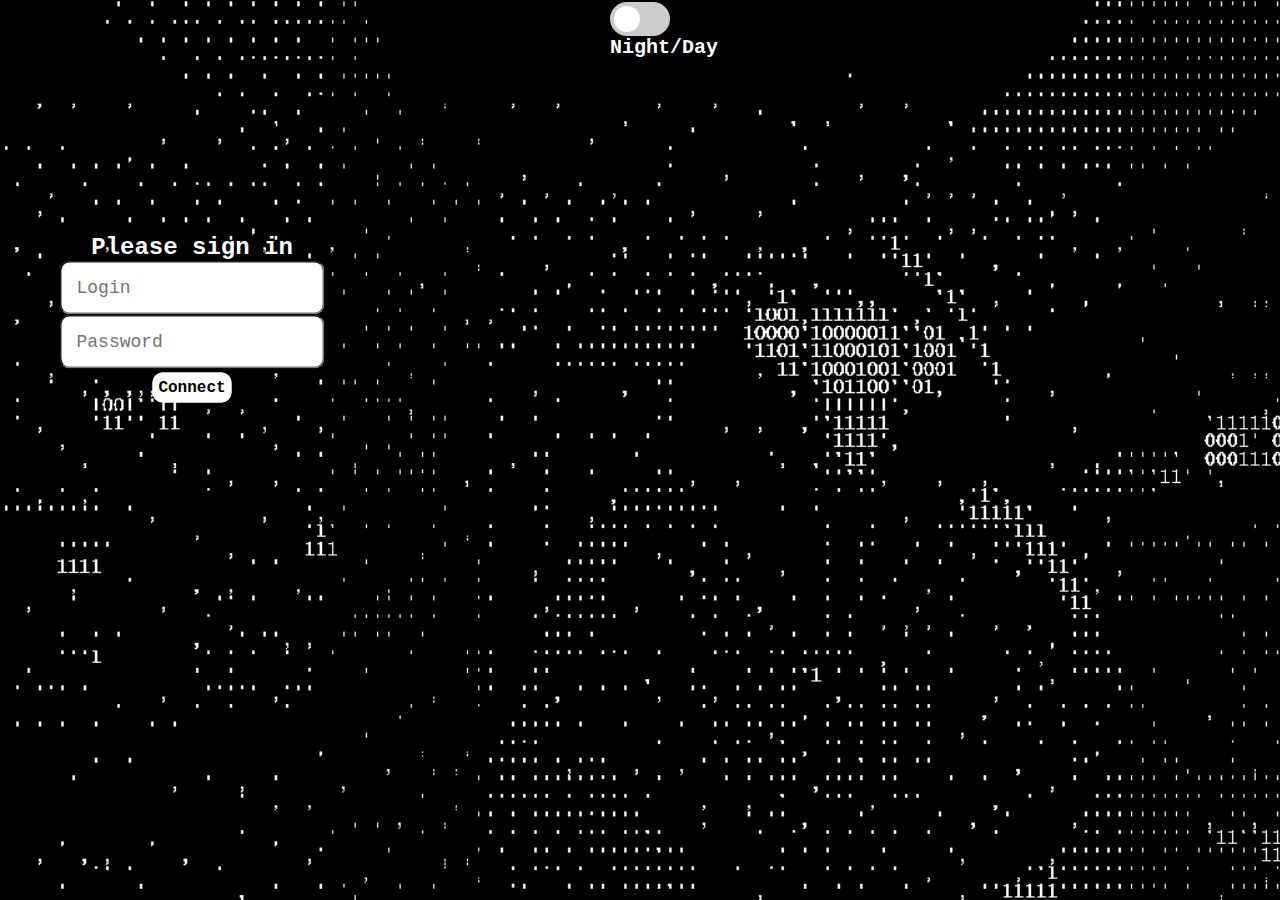
<file: index.html>
<html lang="en">
<head>
	<meta charset="UTF-8">
	<title>HackRTF - home</title>
	<link rel="shortcut icon" href="images/ico.ico" type="image/png">
	<link href="https://fonts.googleapis.com/css2?family=Poppins:wght@300;400;600;700&display=swap" rel="stylesheet">
	<link id='dynamic-css' href="style-night.css" rel="stylesheet">
	<script src="script.js"></script>
  <script src="day-night-cookie.js"></script>
</head>

<body>
  <div class="bg"></div>
  <!--Button-->
  <button type="button">
    <label class="switch">
      <input type="checkbox"  class="next-slide-butt" id='css-dynamic-checkbox' onchange="myFunctionStyle()">
      <span class="slider round"></span>
    </label>
    <h2>Night/Day</h2>
  </button>

  <!--ContactForm-->
  <div class="block-index">
    <h2 id="pls">Please sign in</h2>
    <input id="log" id="InputLogin" type="text" name="login" placeholder="Login">
    <input id="pass" type="password" id="InputPass" name="password" placeholder="Password">
    <a id="btn" href="second.html"></a>
  </div>
  <div id="scrollTop" onclick="goUp();"></div>
</body>

<!-- Cookie -->
<script>
  var css_day = 'style-day.css';
  var css_night = 'style-night.css';
  var cur_css = document.getElementById('dynamic-css');
  var chkbox = document.getElementById('css-dynamic-checkbox');
  
  cur_css.href = css_night;
  chkbox.checked = false;
  setCookie("styleState", css_night, 1000);

  function myFunctionStyle() {
    if ( chkbox.checked && getCookie("styleState") == css_night) {
      console.log('If inside');
      cur_css.href = css_day;
      setCookie("styleState", css_day, 1000);
    } else {
      console.log('Else inside');
      cur_css.href = css_night;
      setCookie("styleState", css_night, 1000);
    };
  };
</script>

</html>
</file>
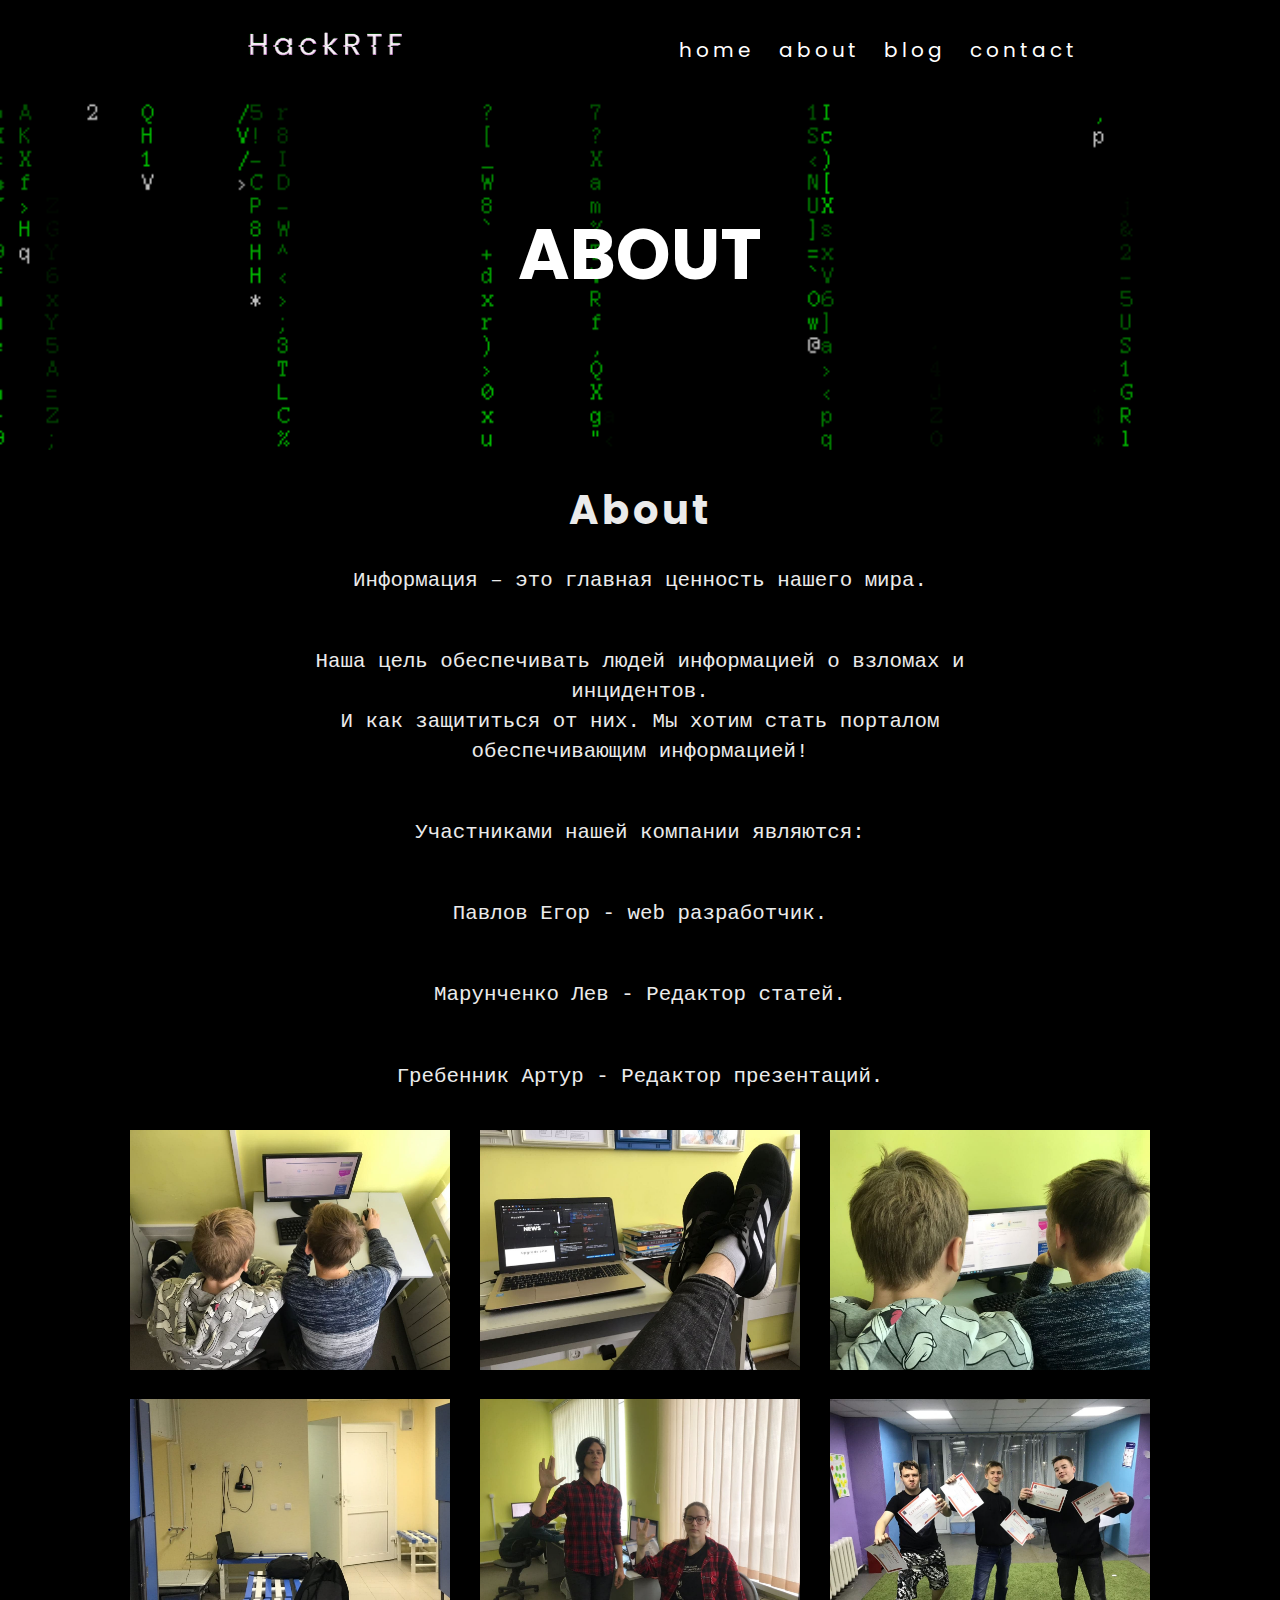
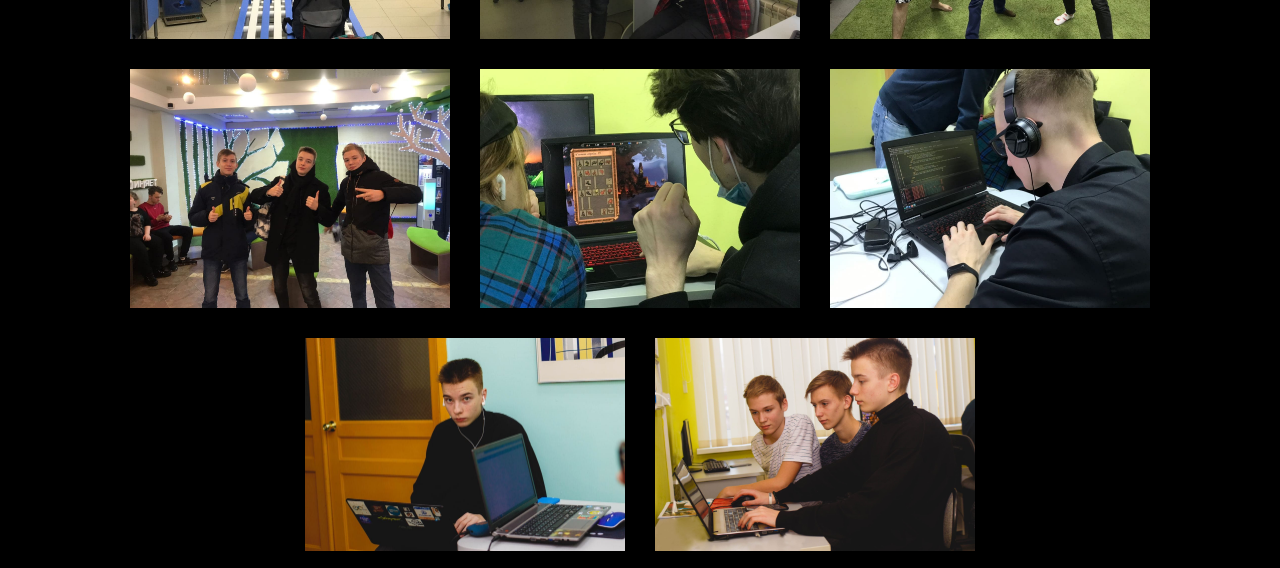
<file: about.html>
<html lang="en">
<head>
	<meta charset="UTF-8">
	<title>HackRTF - home</title>
	<link rel="shortcut icon" href="images/ico.ico" type="image/png">
	<link href="https://fonts.googleapis.com/css2?family=Poppins:wght@300;400;600;700&display=swap" rel="stylesheet">
	<link id='dynamic-css' href="style-night.css" rel="stylesheet">
	<script src="script.js"></script>
  <script src="day-night-cookie.js"></script>
</head>

<body>
  <header>
      <div class="header-box">
				<div class="logo"><a href="index.html"><img src="images/logo.gif" alt=""></a></div>
				<nav>
          <a href="second.html">home</a>
          <a href="about.html">about</a>
          <a href="blog.html">blog</a>
          <a href="contact.html">contact</a>
				</nav>
			</div>
  </header>

		<div class="banner-area">
			<h2 class="text-magic">about</h2>
    </div>
		<div class="content-area">
			<div class="wrapper">
				<h2>About</h2>
          <p>Информация – это главная ценность нашего мира.</p>
           <p>Наша цель обеспечивать людей информацией о взломах и инцидентов. <br> И как защититься от них. Мы хотим стать порталом обеспечивающим информацией! </p>
          <p>
            Участниками нашей компании являются:
          </p>
          <p>
            Павлов Егор - web разработчик.
          </p>
          <p>
            Марунченко Лев - Редактор статей.
          </p>
          <p>
            Гребенник Артур - Редактор презентаций.
          </p>
      </div>
      <div id="gall">
        <img src="images/galary/2.jpg" width="25%">
        <img src="images/galary/1.jpg" width="25%">	
        <img src="images/galary/3.jpg" width="25%">
        <img src="images/galary/4.jpg" width="25%">
        <img src="images/galary/10.jpg" width="25%">
        <img src="images/galary/6.jpg" width="25%">
        <img src="images/galary/7.jpg" width="25%">
        <img src="images/galary/8.jpg" width="25%">
        <img src="images/galary/9.jpg" width="25%">
        <img src="images/galary/5.jpg" width="25%">
        <img src="images/galary/11.jpg" width="25%">
    </div>
		</div>
  </div>
  
<div id="scrollTop" onclick="goUp();">Вверх</div>
</body>
<script src="script.js"></script>
</html>
</file>
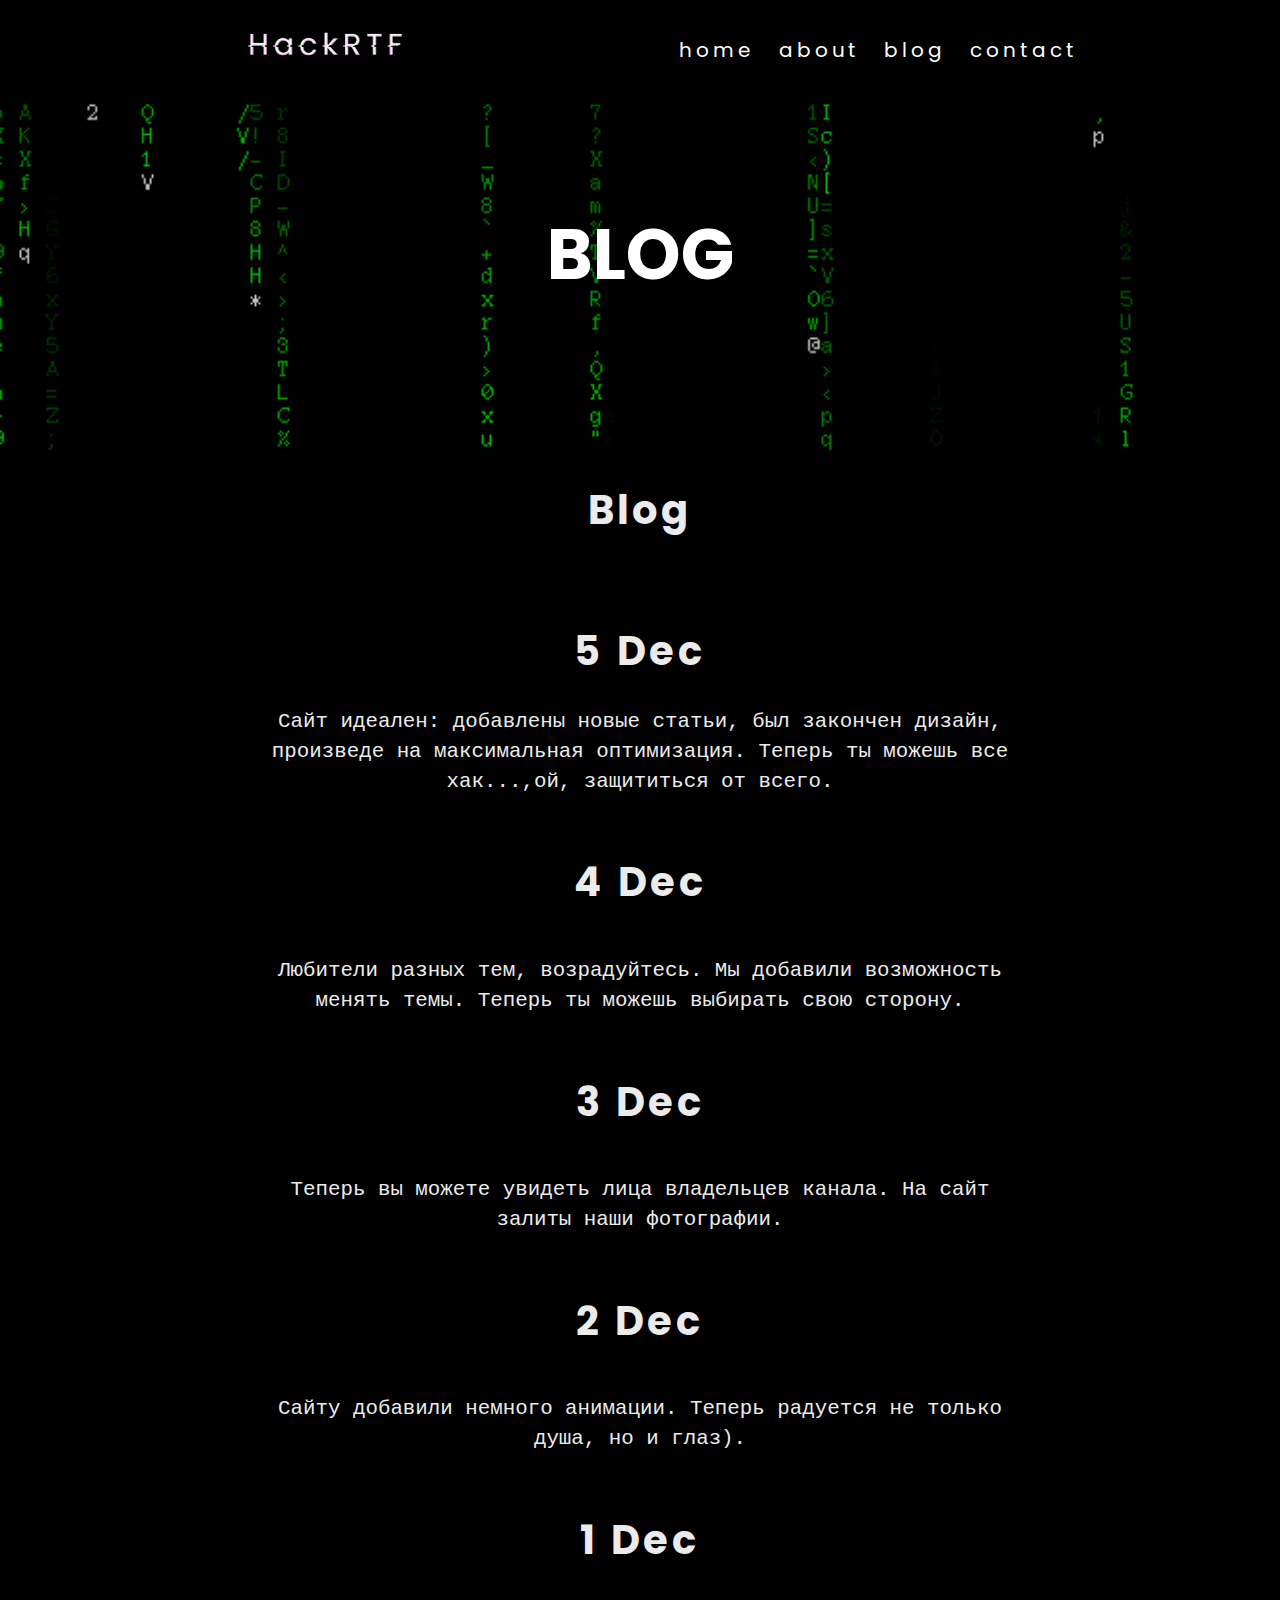
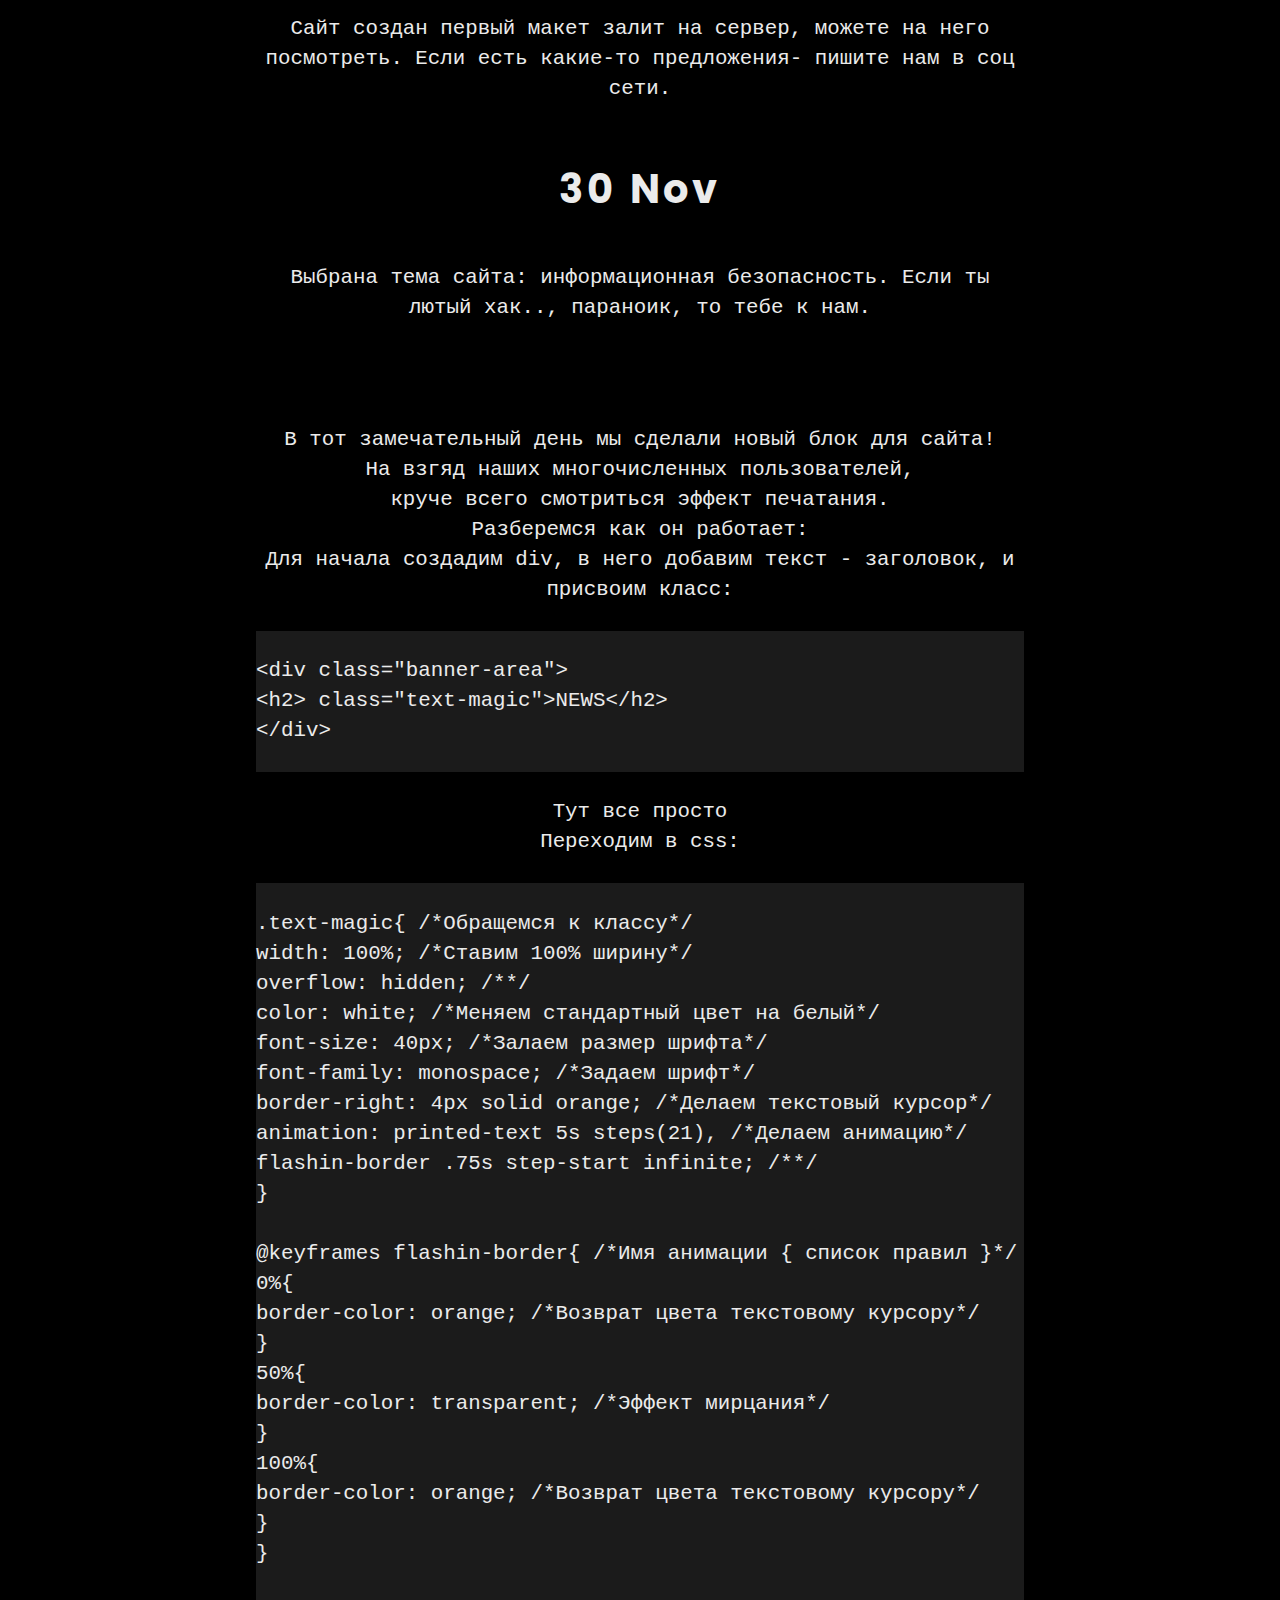
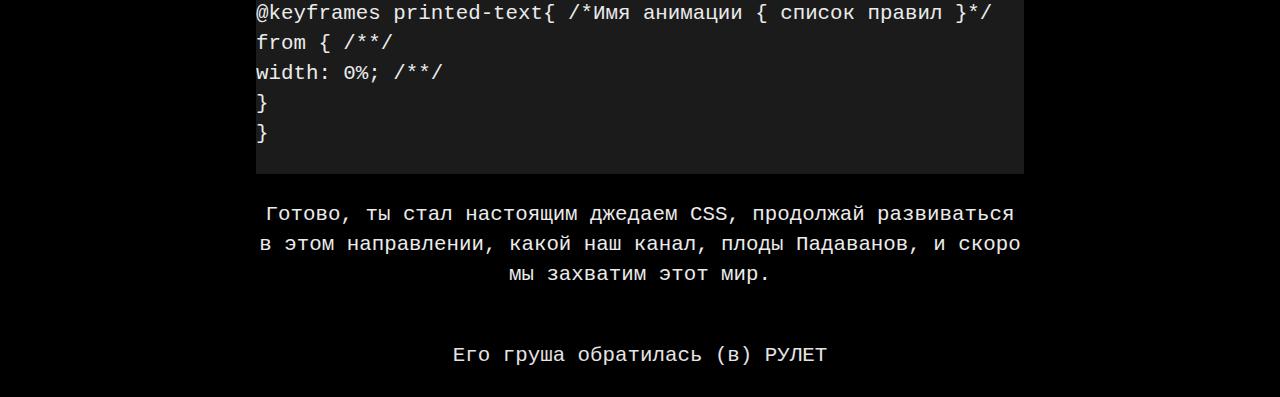
<file: blog.html>
<html lang="en">
<head>
	<meta charset="UTF-8">
	<title>HackRTF - home</title>
	<link rel="shortcut icon" href="images/ico.ico" type="image/png">
	<link href="https://fonts.googleapis.com/css2?family=Poppins:wght@300;400;600;700&display=swap" rel="stylesheet">
	<link id='dynamic-css' href="style-night.css" rel="stylesheet">
	<script src="script.js"></script>
  <script src="day-night-cookie.js"></script>
</head>

<body>
  <header>
      <div class="header-box">
				<div class="logo"><a href="index.html"><img src="images/logo.gif" alt=""></a></div>
				<nav>
          <a href="second.html">home</a>
          <a href="about.html">about</a>
          <a href="blog.html">blog</a>
          <a href="contact.html">contact</a>
				</nav>
			</div>
  </header>

	  <div class="banner-area"><h2 class="text-magic">blog</h2></div>
		<div class="content-area">
			<div class="wrapper">
        <h2>Blog</h2>
        <p>
          <h2>5 Dec</h2> <p>Сайт идеален: добавлены новые статьи, был закончен дизайн, произведе на максимальная оптимизация.
          Теперь ты можешь все хак...,ой, защититься от всего.</p>
          <h2>4 Dec</h2> - <p>Любители разных тем, возрадуйтесь. Мы добавили возможность менять темы. Теперь ты можешь выбирать свою сторону.</p>
          <h2>3 Dec</h2> - <p>Теперь вы можете увидеть лица владельцев канала. На сайт залиты наши фотографии.</p>
          <h2>2 Dec</h2> - <p>Сайту добавили немного анимации. Теперь радуется не только душа, но и глаз).</p>
          <h2>1 Dec</h2> - <p>Сайт создан первый макет залит на сервер, можете на него посмотреть. Если есть какие-то предложения- пишите нам в соц сети.</p>
          <h2>30 Nov</h2> - <p>Выбрана тема сайта: информационная безопасность. Если ты лютый хак.., параноик, то тебе к нам.</p>
        </p>
        <p>В тот замечательный день мы сделали новый блок для сайта! <br>
          На взгяд наших многочисленных пользователей,<br>круче всего смотриться эффект печатания.<br>Разберемся как он работает:<br>
          Для начала создадим div, в него добавим текст - заголовок, и присвоим класс:
          <br>
    
          <p class="css">
            <span class="html-div">&lt;div сlаss="banner-area"&gt;</span> <br>
            <span class="html-div">&lt;h2&gt; class="text-magic">NEWS&lt;/h2&gt;</span> <br>
            <span class="html-div">&lt;/div&gt;</span>
          </p>
    
        <p>Тут все просто <br>
          Переходим в css:<br>
        </p>

        <p class="css">
          .text-magic{ /*Обращемся к классу*/<br>
            width: 100%; /*Ставим 100% ширину*/<br>
            overflow: hidden; /**/<br>
            color: white; /*Меняем стандартный цвет на белый*/<br>
            font-size: 40px; /*Залаем размер шрифта*/<br>
            font-family: monospace; /*Задаем шрифт*/<br>
            border-right: 4px solid orange; /*Делаем текстовый курсор*/<br>
            animation: printed-text 5s steps(21), /*Делаем анимацию*/<br>
                   flashin-border .75s step-start infinite; /**/<br>
            }<br>
            <br>
            @keyframes flashin-border{ /*Имя анимации { список правил }*/<br>
            0%{<br>
              border-color: orange; /*Возврат цвета текстовому курсору*/<br>
            }<br>
            50%{<br>
              border-color: transparent; /*Эффект мирцания*/<br>
            }<br>
            100%{<br>
              border-color: orange; /*Возврат цвета текстовому курсору*/<br>
            }<br>
            }<br>
            <br>
            @keyframes printed-text{ /*Имя анимации { список правил }*/<br>
            from { /**/<br>
              width: 0%; /**/<br>
            }<br>
            }<br>
        </p>
        <p>
          Готово, ты стал настоящим джедаем CSS, продолжай развиваться в этом направлении, какой наш канал, плоды Падаванов, и скоро мы захватим этот мир.
        </p>
        <p style="color: #e6e4e4;">Его груша обратилась (в) РУЛЕТ</p>
			</div>
    </div>
<div id="scrollTop" onclick="goUp();">Вверх</div>
</body>
<script src="script.js"></script>
</html>
</file>
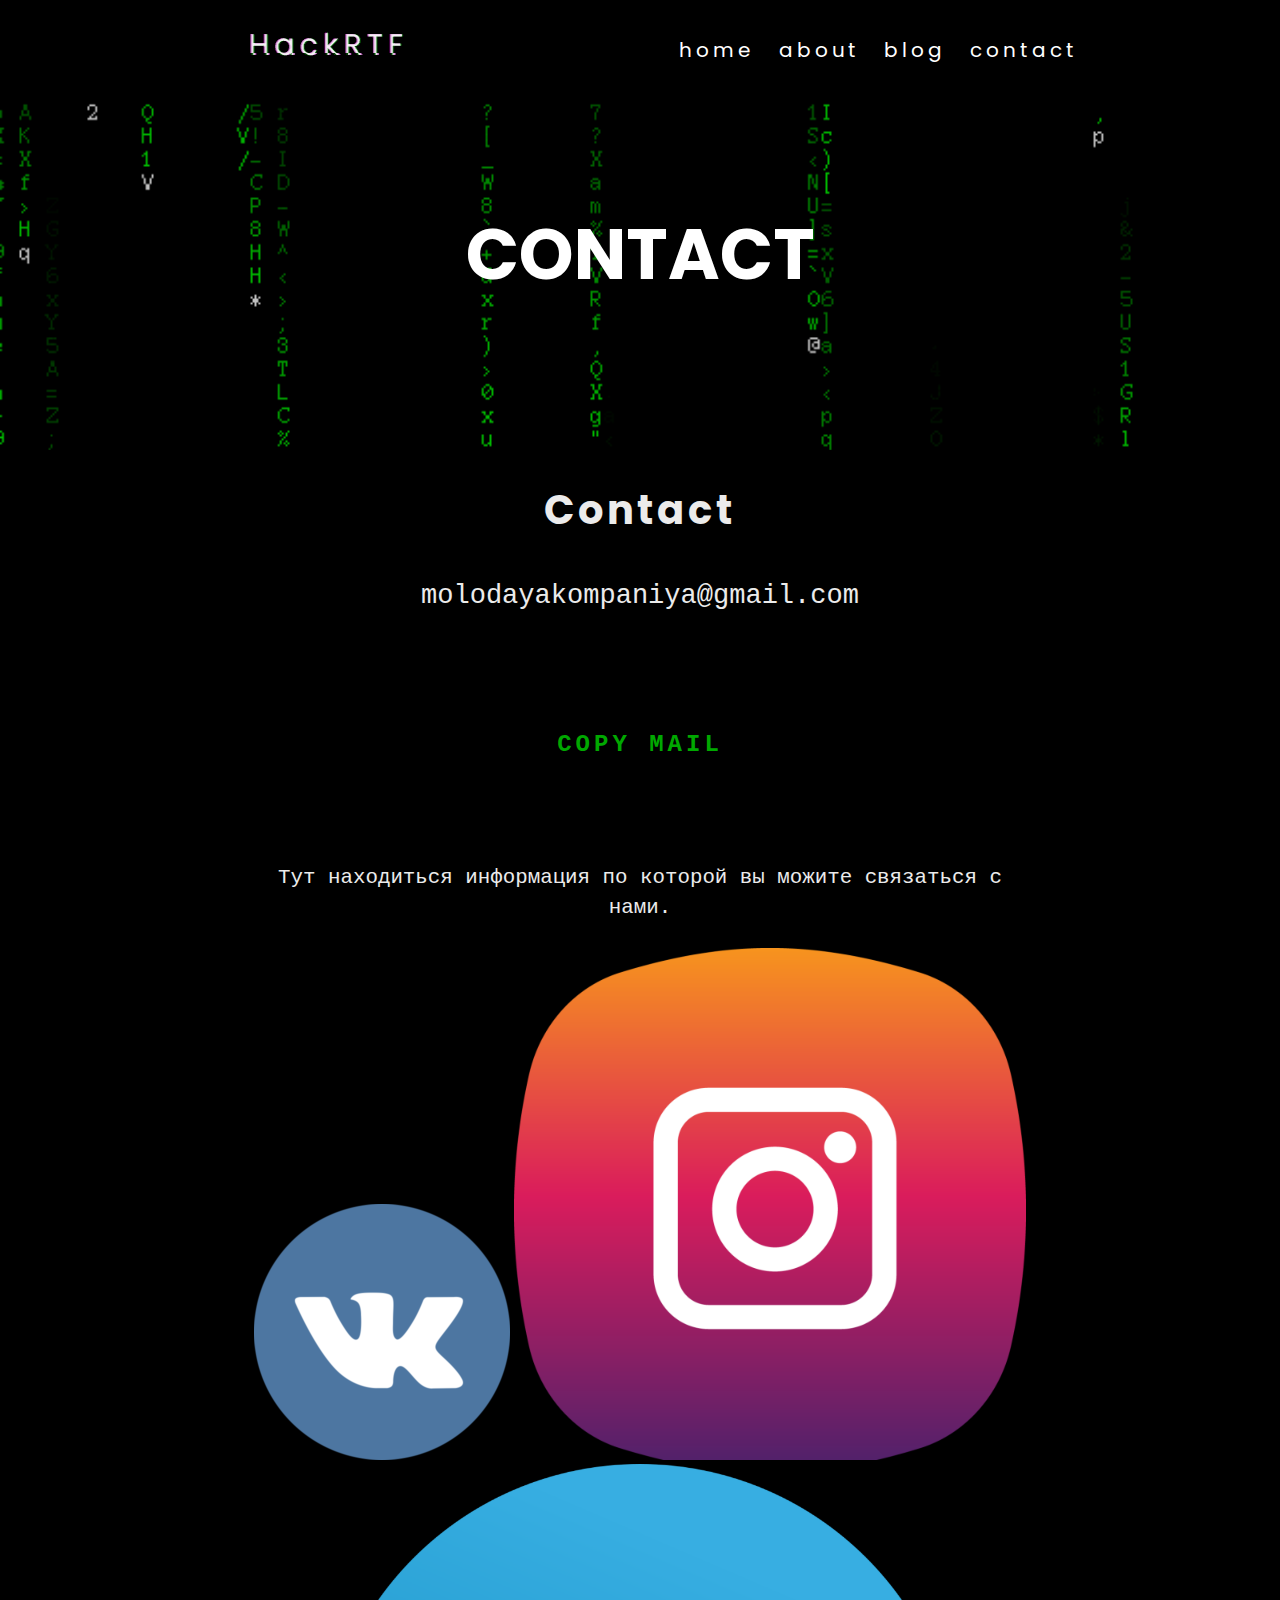
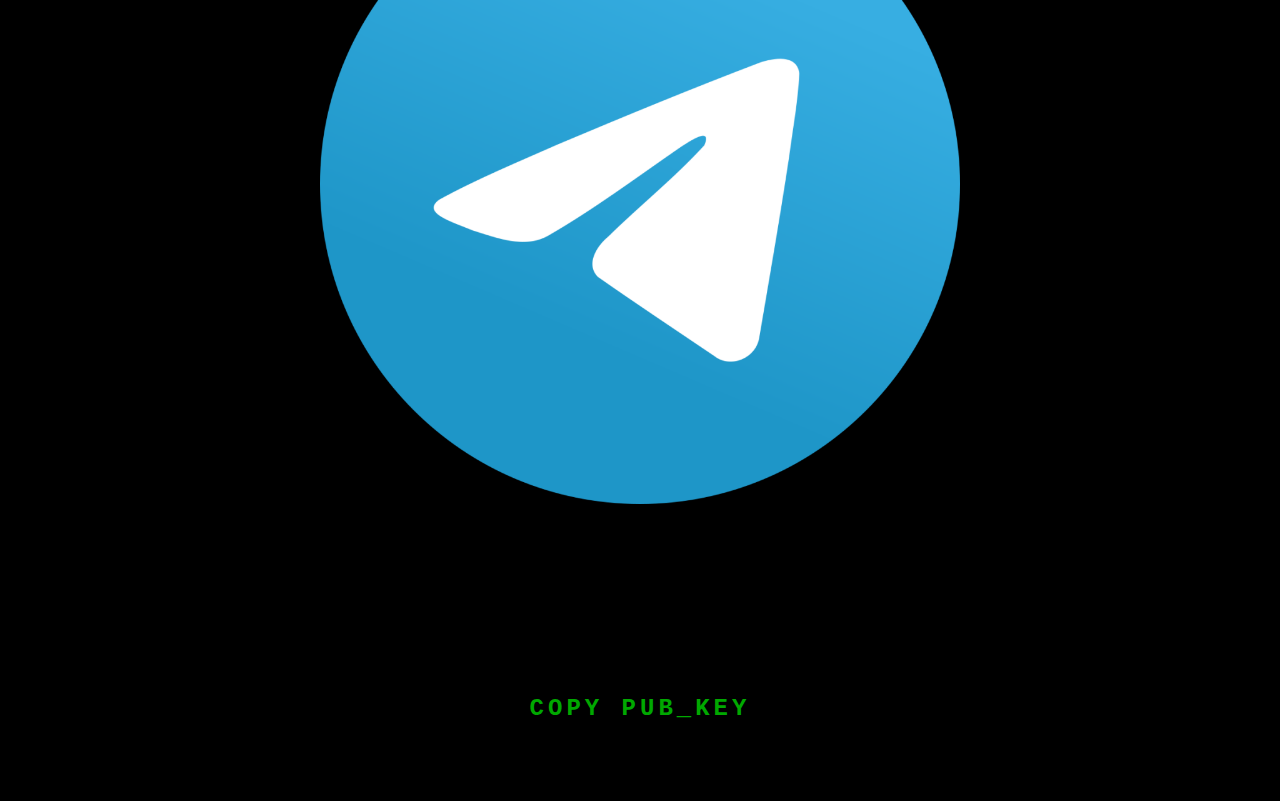
<file: contact.html>
<html lang="en">
<head>
	<meta charset="UTF-8">
	<title>HackRTF - home</title>
	<link rel="shortcut icon" href="images/ico.ico" type="image/png">
	<link href="https://fonts.googleapis.com/css2?family=Poppins:wght@300;400;600;700&display=swap" rel="stylesheet">
	<link id='dynamic-css' href="style-night.css" rel="stylesheet">
	<script src="script.js"></script>
  	<script src="day-night-cookie.js"></script>
</head>

<body>
  <header>
      <div class="header-box">
				<div class="logo"><a href="index.html"><img src="images/logo.gif" alt=""></a></div>
				<nav>
          <a href="second.html">home</a>
          <a href="about.html">about</a>
          <a href="blog.html">blog</a>
          <a href="contact.html">contact</a>
				</nav>
			</div>
  </header>

		<div class="banner-area">
			<h2 class="text-magic">contact</h2>
    </div>
		<div class="content-area">
			<div class="wrapper">
				<h2>Contact</h2>
			<div>
				<p><input readonly type="text" value="molodayakompaniya@gmail.com" id="myInput_mail"></p>
				<div class="tooltip">
					<button onclick="myFunctionMail()"><span id="myTooltip_mail"></span>Copy mail</button>
				</div>
			</div>
				<p>Тут находиться информация по которой вы можите связаться с нами.</p>
				<a href="https://vk.com/bitandpixel27" target="_blank"><img src="images/net/vk.png" alt=""></a>
				<a href="https://www.instagram.com/hackrtf/" target="_blank"><img src="images/net/inst.png" alt="" width="40%"></a>
				<a href="https://t.me/HackRTF" target="_blank"><img src="images/net/teleg.png" alt="" width="50%"></a>
			<div>
				<p><input readonly type="text" value="-----BEGIN PGP PUBLIC KEY BLOCK-----

					Version: GnuPG v1
					
					
					
					mQINBF/Fg34BEADSmb2p4fji9AeHDnWqQhFFeg2FIm9iOVwQcaDnUircpY+8NMBs
					
					VA2bLr1m1Wov1OGYx/QgqJBTszLUZW8M7gGpp+a3p+K/6/ORUWeMeBA5opbatcAt
					
					lYhSZAt7AMsRCUs9cXLQMCf2ylteiswVeqGDHRgqekuhe4Uj3Oc5PJdjObHMGDtu
					
					L9weH5GCCzGhex3m+yb+ROUpIRhdEMj8MdA9yf0MerCIMJl19ibcPy0yuu0eA1mr
					
					kB5IKeTBIcXuxCDlPwzYiEvcjVfUOSbOWmnxWTrzO6NU9UAGxpIhezjWVPVYMU68
					
					Kt+q7mRkxQekuFs93NaFL/HqDCFdfpnA7wJLUgV4aXIb7Fiqhy08R7Emc2xYApAy
					
					Bgi+cb3sCvdr7UAlLKTzbgyjgaxPTn8B5UvktAjSsgUWXn8Ci1Xfs8KvR3HqQ5Vy
					
					HkmFrpWsLNrBtrcWLVR85jnk8ZLF2T8N0hF5OcWjFW1bPh9EAqGl0Y0xFBlBp4s8
					
					wFkZWlFtP2vtN5K5HYMvJiBCkZDU/8oREtid/mFhMgV4sHZmf6wN7RGnvO4OXfNj
					
					rpxqYCRp8rUAJVrqgBtRCdsvCnx1qzTdK5W/qG4txKRjIy3Jbmge6psMV4TwQvVU
					
					0TMtzGVNHFbDgiY+/m5kPl/QrHfRMOqgMQUpZOGcADoe1rhepMrrf3dnzQARAQAB
					
					tCtLZXlHb29kIChwdWIpIDxtb2xvZGF5YWtvbXBhbml5YUBnbWFpbC5jb20+iQI2
					
					BBMBCgAgBQJfxYN+AhsDBQsJCAcDBRUKCQgLBBYCAQACHgECF4AACgkQfmun1EHn
					
					CR7d+Q/7B/E3nQh/5KmcS1CMKWR92+gRpb436L+s2HSK221igTiExUVYc5HPHDuh
					
					2jr4QTZwbwnzkYCIwiOjbXNeVa0knkT6ohBh9TG2EGZFApflthXwyUdRhYOV7+C4
					
					2W21X1A5/D8VSrVQf1ENqf94eyw29ZWE6xRdJhLYMzllSgs7Fmsx2vtLj4pO0ds0
					
					mdLC5OtnCaPV6G9mnQ00vqDsfVt1ufg1meZX9KnNJ4ZdjdXN6EbfwlsX6X2K9Tae
					
					0GP2WtcVKy43ZLorWTECI3WXU4sv4ctb8keb5Wo1ixzvGgpPvEhV1WwhOt25SD/X
					
					gUQ30E5V/BazcMxC40JGq9m3WgiPzJuveFub8/2xxoNDdLXeMdaJvifZE9P2achi
					
					mVFMKNE7QOpza5lIXZIl9df53whuKB65qe1PGKWsJS2F/rJP14Sqe9uG1ZhEbN06
					
					+wmQiVBdRQ4e3EUmcvi18CGYeDgOv5vS6nSLp1YptLJQ0V00ZFwFFRNyUUFRGwpk
					
					6Ef5b84E5uGj4Vgl/I0FVt5Ej7JPwStd1wQKl7i5nSgmk1LCV1Q3IGmsJwaRK1zm
					
					6Zj+G/Uo89lJO/XQBY0+sNBREX9O1ZMBZUFa7f9NcXE8OYyrBz+e5hE0ZotcKyhE
					
					SGFmL3hMyb9zaKr6RZ1v/iWjcM2J95LL5H8E0YnQs/2GMdi32e+5Ag0EX8WDfgEQ
					
					AOkV5WL1jgQUYmxN5xaJ8LjQlLsdFYpRqTRwxFa84VYiYnHXnfR1v943yNaW/58/
					
					6V8mD0Mv4tL/Hbf5xHUNBKZhrA2eT0IHvoyB+NAuV/MK/y4SghLfs7thm+EYcAOx
					
					AYbXcR9+sIpTmTOpckZTO6rseu2stlSfd2IAWv40M8yllQhe+CUc8l0fzPi3MNMM
					
					TINdpM/APnXbtUfo7mrGVbgAE/tRbQ2JkxB6Y4Ibnao8Y/NP/cp1vzJGl6ITqxYX
					
					71ApcDbOcl/qL86o7mrYobD6ajJeDyN1MCzrECyzPnUEzd/SgfP3UqP2ka9/cZiv
					
					fbn1/HQCzJnRNtptfFyBUhmtBDwxNxuhU60FaOuDr54UgWwfrAPA6uo+ygCi4eao
					
					yfiJgsxx29M3jnTcbNYG+zmJ0c6rw+1sflv3EA2jfN/id6Kkmy7q26N3DOnhnBqv
					
					t/TdnT4sbMU+B3eJmxE5ghYG+0c5wwDLjzOfJExTtf6tOtIm10fTnseAT5CUOcN+
					
					7/0f0TMsQmMxggkpC7geLznC3VBxY+kb88RhD9ONL8QKpzE2qPtA3gtzN7anStzz
					
					CiXBzuBNAuKtCyx2ohsyCDP0J5c4SbnTgDOYAxr1Hir+ayr3TRfFOAKfTpk99yBd
					
					o0fV5ov5wwZ5QoFlaqvpAqi7SQBCAdxj+zr3bOh9HVZ5ABEBAAGJAh8EGAEKAAkF
					
					Al/Fg34CGwwACgkQfmun1EHnCR7uIg/+MPQqmXYrMINyvfe27aVWbAJqDZ1D7cNY
					
					i1O/EAuiYY20gaoUWNv0Qzgmf1HBqlXQkfMDfq+vFsj9o303I8dy/MA1gNsHCM6i
					
					9sYmSqZC54M08l8XCjpBcG7xSlEE1qHaEszqdgCedGLKN95bku0ZQmSRyhjlpr7F
					
					GMcz3e6R2hYGtwfFH46g359mYatEADqVC/le9Ea8A8CK7Omd6JJurVRxyOTkAo53
					
					lcqSVf0SCaULRhtxx2PbMUMsSnkve3fO8VQZJnyMhzEjg9f6rldmIR1sDQxNmXdx
					
					Mm8mvNsg2gXWyOSCbJEQ1o2jZzWbfiDH6XgQcsW1dzAoNPkHVddksQnXqIbCL5hz
					
					eeyl4tqWp7xS41/s8FBtnkidCus6EV5fJP36keSIqAq3//bNwkIIvrblYjmEG2od
					
					1ivvRjB/7AMhnXw9LXgpKEDYcpQOtu2GzspPbxLGOlJ+6nZ0lGP0hMxzn+4oq3Rj
					
					I+MBcUpc2txKpognmewWuscuF3T3JA1iuzMBzzo8BszT/ETPOTiaZtyaZZiw4pFS
					
					l2AvmfqOVSoMMTEApyCXjpV1tPK7gvqNNjqc+ZH47N4mrhKUOdswJGW08tY/aSp+
					
					nKfWvuHaAacnTkXK8J0LBsI5R5JEiGGa88BnYU75Rk4zd1zCLLVQw/kmbv9tqpo/
					
					QeHWNTVCI/o=
					
					=nj0g
					
					-----END PGP PUBLIC KEY BLOCK-----
					
					" id="myInput_key"></p>
				<div class="tooltip">
					<button onclick="myFunction()"><span id="myTooltip_key"></span>Copy pub_key</button>
				</div>
			</div>

			</div>
		</div>
	</div>

<div id="scrollTop" onclick="goUp();">Вверх</div>
</body>
<script>
//Copy mail
function myFunctionMail() {
  var copyText = document.getElementById("myInput_mail");
  copyText.select();
  document.execCommand("copy");
  
  var tooltip = document.getElementById("myTooltip_mail");
  tooltip.innerHTML = "Copied: ";
}
</script>

<script>
//Copy key
function myFunction() {
    var copyTextKey = document.getElementById("myInput_key");
    copyTextKey.select();
    document.execCommand("copy");
    
    var tooltipKey = document.getElementById("myTooltip_key");
    tooltipKey.innerHTML = "Copied: ";
  }
</script>

<script>
//ScrollTop
  //Кнопка "Вверх"
// Получаем узел BODY и внедряем элемент кнопки
var b = document.body || document.getElementsByTagName('body')[0];
b.insertAdjacentHTML('beforeend', '<button onclick="topFunction()" id="toTop" title="Go to top"><img src="[data-uri]" /></button>');

// Добавляем стили к нашей кнопке
document.getElementById("toTop").setAttribute("style", "display: none; position: fixed; bottom: 18px; right: 18px; z-index: 1000; border: none; outline: none; background: none; cursor: pointer;");

// Добавим плавность прокрутки к корневому элементу html
document.documentElement.setAttribute("style", "scroll-behavior: smooth;");

// Обработчик события прокрутки страницы
window.onscroll = function() {scrollFunction()};

// Функция вызывемая в момент прокрутки страницы
function scrollFunction() {
	// Выбираем из DOM нашу кнопку
	let t = document.getElementById("toTop");
    // условия координат скрола
  	if (document.body.scrollTop > 480 || document.documentElement.scrollTop > 480) {
  		t.style.display = "block";
  	} else {
  		t.style.display = "none";
  	}
}

// Когда Юзер кликает по кнопке то возвращаем его в самое начало страницы
function topFunction() {
  	document.body.scrollTop = 0; // For Safari
  	document.documentElement.scrollTop = 0; // For Chrome, Firefox, IE and Opera
}
</script>
<script>
	// COOKIE FUNCTIONS


function getCookie(c_name) {
  var i, x, y, ARRcookies = document.cookie.split(";");
  for (i = 0; i < ARRcookies.length; i++) {
    x = ARRcookies[i].substr(0, ARRcookies[i].indexOf("="));
    y = ARRcookies[i].substr(ARRcookies[i].indexOf("=") + 1);
    x = x.replace(/^\s+|\s+$/g, "");
    if (x == c_name) {
      return unescape(y);
    }
  }
}

function setCookie(c_name, value, exdays) {
  var exdate = new Date();
  exdate.setDate(exdate.getDate() + exdays);
  var c_value = escape(value) + ((exdays == null) ? "" : "; expires=" + exdate.toUTCString());
  document.cookie = c_name + "=" + c_value;
}
</script>
</html>
</file>
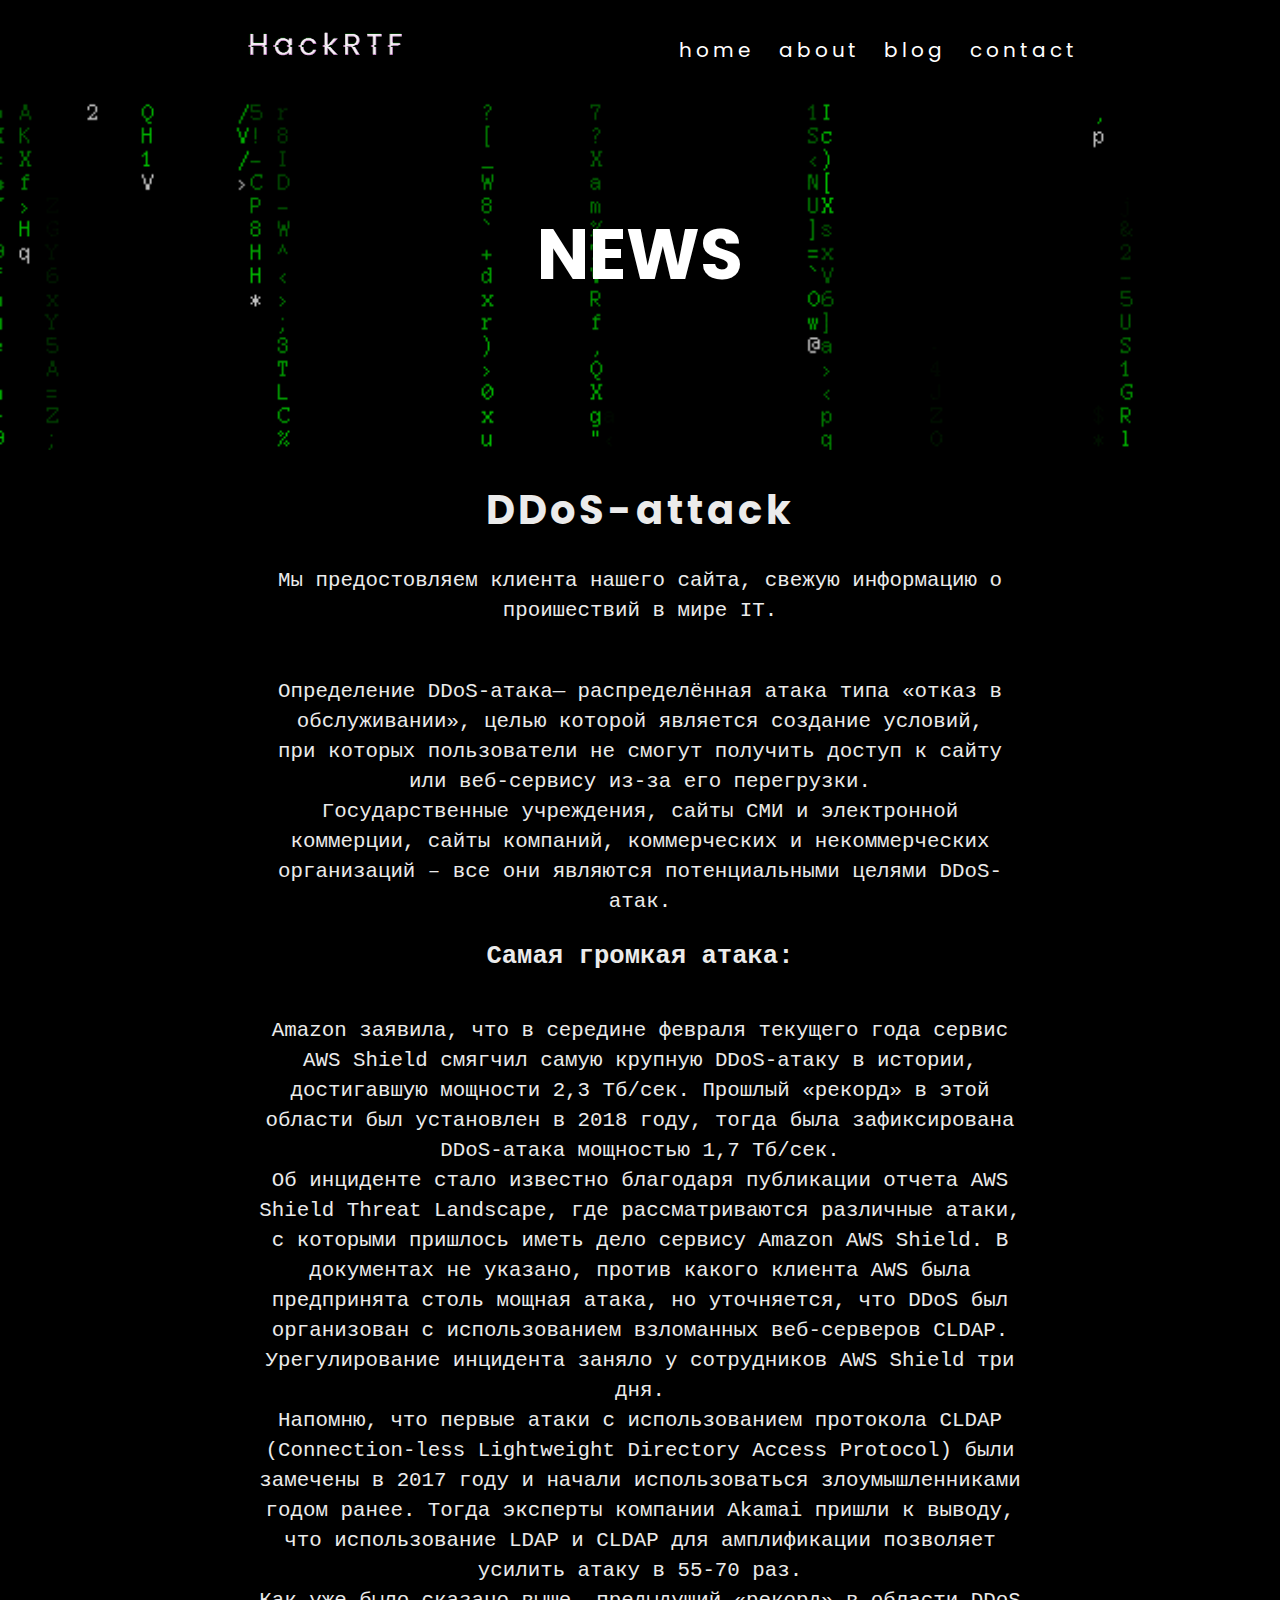
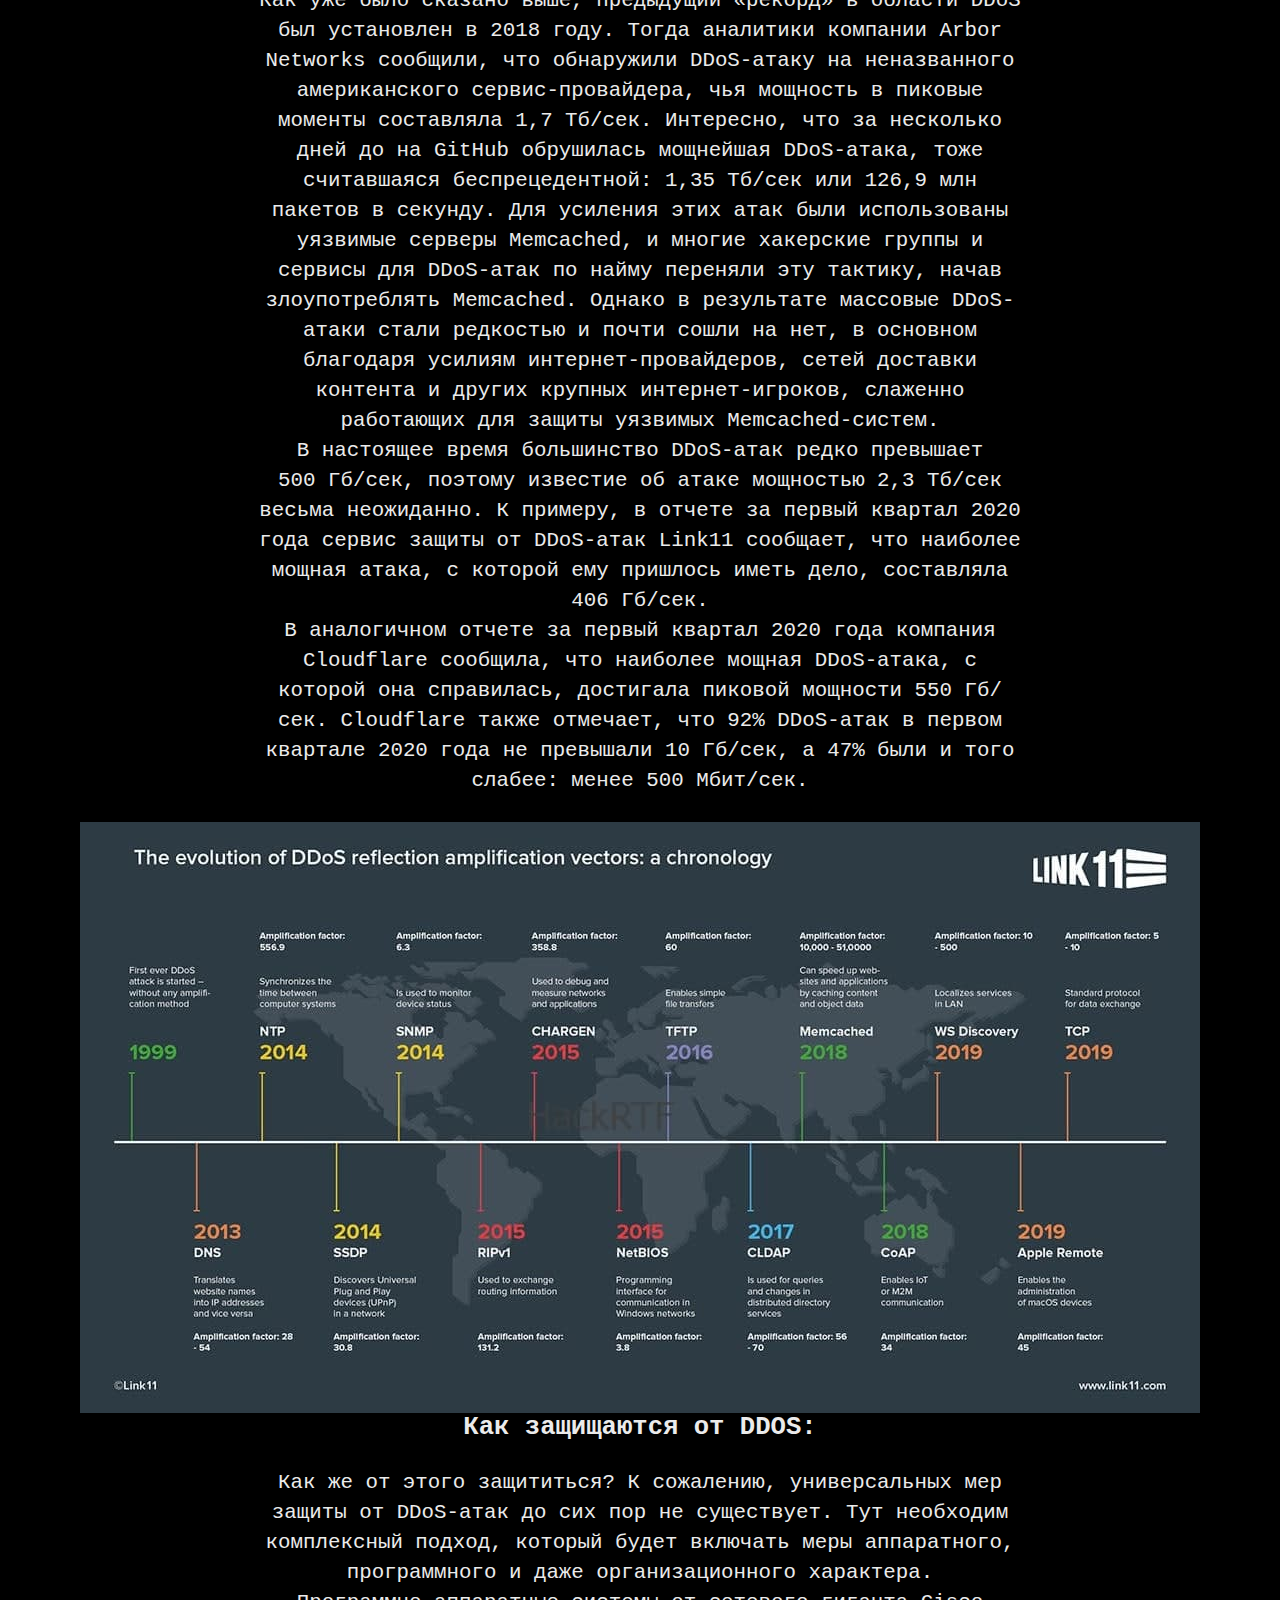
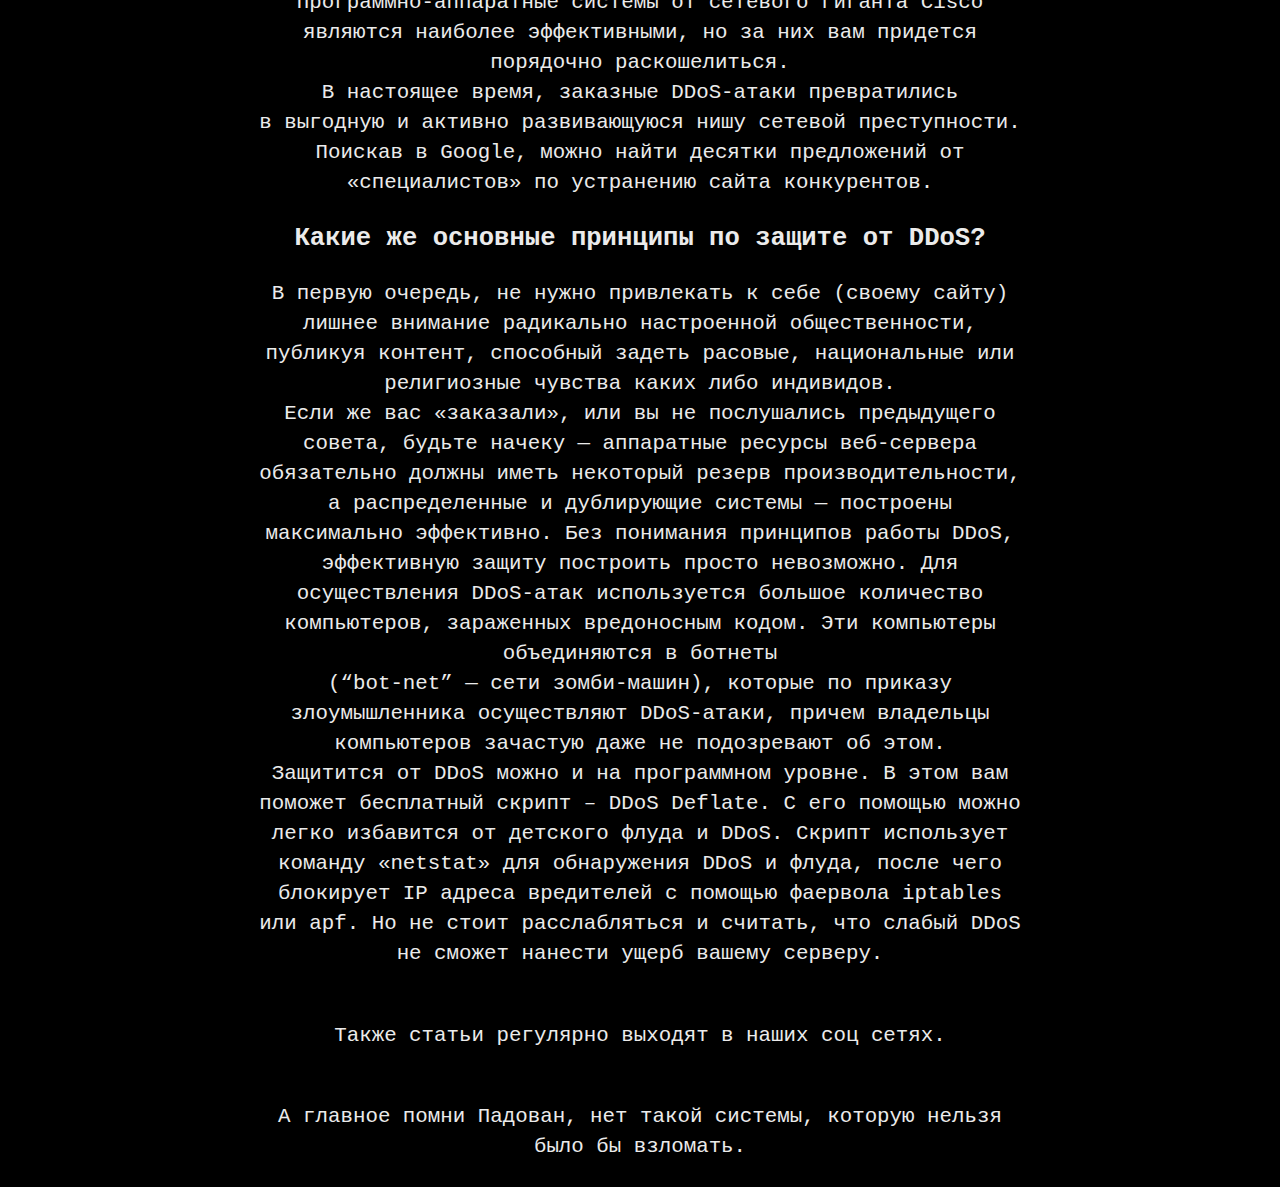
<file: second.html>
<html lang="en">
<head>
	<meta charset="UTF-8">
	<title>HackRTF - home</title>
	<link rel="shortcut icon" href="images/ico.ico" type="image/png">
	<link href="https://fonts.googleapis.com/css2?family=Poppins:wght@300;400;600;700&display=swap" rel="stylesheet">
	<link id='dynamic-css' href="style-night.css" rel="stylesheet">
	<script src="script.js"></script>
  <script src="day-night-cookie.js"></script>
</head>

<body>
	<header>
		<div class="header-box">
			<div class="logo"><a href="index.html"><img src="images/logo.gif" alt=""></a></div>
			<nav>
				<a href="second.html">home</a>
				<a href="about.html">about</a>
				<a href="blog.html">blog</a>
				<a href="contact.html">contact</a>
			</nav>
		</div>
	</header>

	<div class="banner-area">
		<h2 class="text-magic">NEWS</h2>
	</div>
	<div class="content-area">
		<div class="wrapper" style="position: absolute;">
			<h2>DDoS-attack</h2>

			<p>Мы предостовляем клиента нашего сайта, свежую информацию о проишествий в мире IT.</p>
			<p>Определение
				DDoS-атака— распределённая атака типа «отказ в обслуживании», целью которой является создание
				условий,<br>при которых пользователи не смогут получить доступ к сайту<br>или веб-сервису из-за его
				перегрузки.<br>
				Государственные учреждения, сайты СМИ и электронной коммерции, сайты компаний, коммерческих и
				некоммерческих организаций – все они являются потенциальными целями DDoS-атак.<br>
			</p>
			<h3>Самая громкая атака:</h3><br>
			<p>Amazon заявила, что в середине февраля текущего года сервис AWS Shield смягчил самую крупную DDoS-атаку в
				истории, достигавшую мощности 2,3 Тб/сек. Прошлый «рекорд» в этой области был установлен в 2018 году,
				тогда была зафиксирована DDoS-атака мощностью 1,7 Тб/сек.<br>
				Об инциденте стало известно благодаря публикации отчета AWS Shield Threat Landscape, где рассматриваются
				различные атаки, с которыми пришлось иметь дело сервису Amazon AWS Shield. В документах не указано,
				против какого клиента AWS была предпринята столь мощная атака, но уточняется, что DDoS был организован с
				использованием взломанных веб-серверов CLDAP. Урегулирование инцидента заняло у сотрудников AWS Shield
				три дня.<br>
				Напомню, что первые атаки с использованием протокола CLDAP (Connection-less Lightweight Directory Access
				Protocol) были замечены в 2017 году и начали использоваться злоумышленниками годом ранее. Тогда эксперты
				компании Akamai пришли к выводу, что использование LDAP и CLDAP для амплификации позволяет усилить атаку
				в 55-70 раз.<br>
				Как уже было сказано выше, предыдущий «рекорд» в области DDoS был установлен в 2018 году. Тогда
				аналитики компании Arbor Networks сообщили, что обнаружили DDoS-атаку на неназванного американского
				сервис-провайдера, чья мощность в пиковые моменты составляла 1,7 Тб/сек. Интересно, что за несколько
				дней до на GitHub обрушилась мощнейшая DDoS-атака, тоже считавшаяся беспрецедентной: 1,35 Тб/сек или
				126,9 млн пакетов в секунду. Для усиления этих атак были использованы уязвимые серверы Memcached, и
				многие хакерские группы и сервисы для DDoS-атак по найму переняли эту тактику, начав злоупотреблять
				Memcached. Однако в результате массовые DDoS-атаки стали редкостью и почти сошли на нет, в основном
				благодаря усилиям интернет-провайдеров, сетей доставки контента и других крупных интернет-игроков,
				слаженно работающих для защиты уязвимых Memcached-систем.<br>
				В настоящее время большинство DDoS-атак редко превышает<br>500 Гб/сек, поэтому известие об атаке
				мощностью 2,3 Тб/сек весьма неожиданно. К примеру, в отчете за первый квартал 2020 года сервис защиты от
				DDoS-атак Link11 сообщает, что наиболее мощная атака, с которой ему пришлось иметь дело, составляла 406
				Гб/сек.<br>
				В аналогичном отчете за первый квартал 2020 года компания Cloudflare сообщила, что наиболее мощная
				DDoS-атака, с которой она справилась, достигала пиковой мощности 550 Гб/сек. Cloudflare также отмечает,
				что 92% DDoS-атак в первом квартале 2020 года не превышали 10 Гб/сек, а 47% были и того слабее: менее
				500 Мбит/сек.<br>
			</p>
			<img src="images/new.jpg" alt="">
			<h3>Как защищаются от DDOS:</h3>
			<p>
				Как же от этого защититься? К сожалению, универсальных мер защиты от DDoS-атак до сих пор не существует.
				Тут необходим комплексный подход, который будет включать меры аппаратного, программного и даже
				организационного характера.<br>
				Программно-аппаратные системы от сетевого гиганта Cisco являются наиболее эффективными, но за них вам
				придется<br>порядочно раскошелиться.<br>

				В настоящее время, заказные DDoS-атаки превратились<br>в выгодную и активно развивающуюся нишу сетевой
				преступности. Поискав в Google, можно найти десятки предложений от «специалистов» по устранению сайта
				конкурентов.<br>
			</p>
			<h3>Какие же основные принципы по защите от DDoS?</h3>
			<p>
				В первую очередь, не нужно привлекать к себе (своему сайту) лишнее внимание радикально настроенной
				общественности, публикуя контент, способный задеть расовые, национальные или религиозные чувства каких
				либо индивидов.<br>

				Если же вас «заказали», или вы не послушались предыдущего совета, будьте начеку — аппаратные ресурсы
				веб-сервера обязательно должны иметь некоторый резерв производительности, а распределенные и дублирующие
				системы — построены максимально эффективно.

				Без понимания принципов работы DDoS, эффективную защиту построить просто невозможно. Для осуществления
				DDoS-атак используется большое количество компьютеров, зараженных вредоносным кодом. Эти компьютеры
				объединяются в ботнеты<br>(“bot-net” — сети зомби-машин), которые по приказу злоумышленника осуществляют
				DDoS-атаки, причем владельцы компьютеров зачастую даже не подозревают об этом.<br>

				Защитится от DDoS можно и на программном уровне. В этом вам поможет бесплатный скрипт – DDoS Deflate. С
				его помощью можно легко избавится от детского флуда и DDoS. Скрипт использует команду «netstat» для
				обнаружения DDoS и флуда, после чего блокирует IP адреса вредителей с помощью фаервола iptables или apf.
				Но не стоит расслабляться и считать, что слабый DDoS не сможет нанести ущерб вашему серверу.<br>
			</p>
			<p>
				Также статьи регулярно выходят в наших соц сетях.
			</p>
			<p>
				А главное помни Падован, нет такой системы, которую нельзя было бы взломать.
			</p>
		</div>
	</div>
	<div id="scrollTop" onclick="goUp();">Вверх</div>
</body>
<script src="script.js"></script>

</html>
</file>
<file: style-night.css>
*{
	margin: 0;
	padding: 0;
}
body{
	text-align: center;
}
.css{
    background: #1b1b1b;
	text-align: left;
}
/*АНТИКОПИРОВАНИЕ*/
p, h1, h2, h3, a{
	-webkit-user-select: none;
	-khtml-user-select: none;
	-moz-user-select: none;
	-ms-user-select: none;
	-o-user-select: none;
	user-select: none;
}
.header-box{
	width: 70%;
	margin: 0 auto;
}
header{
	background: #000;
	width: 100%;
	z-index: 10;
	position: fixed;
}
.wrapper{
	margin-bottom: auto;
	background-color: #000;
}
.logo{
	width: 30%;
	float: left;
	line-height: 100px;
}
.logo a{
	padding-top: 10%;
	text-decoration: none;
	font-size: 30px;
	font-family: poppins;
	color: #fff;
	letter-spacing: 5px;
}
.logo a img{
	padding-top: 10%;
}
nav{
	float: right;
	line-height: 100px;
}
nav a{
	text-decoration: none;
	font-family: poppins;
	letter-spacing: 4px;
	font-size: 20px;
	margin: 0 10px;
	color: #fff;
}
.banner-area{
	width: 100%;
	height: 500px;
	position: fixed;
	top: 100px;
	background-image: url(images/math-bg-hack1.gif);
	-webkit-background-size: cover;
	background-size: cover;
	background-position: center center;
}
.banner-area h2{
	padding-top: 8%;
	font-size: 70px;
	font-family: poppins;
	text-transform: uppercase;
	color: #fff;
}
.content-area{
	width: 100%;
	position: relative;
	top: 450px;
	background: #ebebeb;
	height: 100%;
}
.content-area h2{
	color: #EBEBEB;
	font-family: poppins;
	letter-spacing: 4px;
	padding-top: 30px;
	font-size: 40px;
	margin: 0;
}
.content-area h3{
	background: #000;/*Фон текста*/
	color: #ebebeb;
    font-family: 'FANTASY', Courier, monospace;
	line-height: 30px;
	font-size: 160%;
}
.content-area p{
	color: #EBEBEB;
	margin-left: 20%;
	margin-right: 20%;
	padding: 2% 0px;
    font-family: 'FANTASY', Courier, monospace;
	line-height: 30px;
	font-size: 130%;
}
/*index*/
/*Gif*/
.bg{
	position: absolute;
	width: 100vw;
    height: 100vh;
    background: url(images/index.gif);
	background-size: cover;
}
/*Pls  sig in*/
#pls{
    color: white;
    font-family: 'FANTASY', Courier, monospace;
}
/*Поле ввода login*/
#log{
    font-family: 'FANTASY', Courier, monospace;
    padding: 15px;
    font-size: 18px;
    color: black;
    background: white;
    border-radius: 10px;
    outline: none;
}
/*Поле ввода pass*/
#pass{
    font-family: 'FANTASY', Courier, monospace;
    border-radius: 10px;
    padding: 15px;
    font-size: 18px;
    color: black;
    background: white;
    outline: none;
}
/*Button(Day/Night)*/
.switch{
	position: relative;
	display: inline-block;
	width: 60px;
	height: 34px;
}
.switch input{
	display:none;
}
.slider{
	position: absolute;
	cursor: pointer;
	top: 0;
	left: 0;
	right: 0;
	bottom: 0;
	background-color: #ccc;
	-webkit-transition: .4s;
	transition: .4s;
}
.slider:before{
	position: absolute;
	content: "";
	height: 26px;
	width: 26px;
	left: 4px;
	bottom: 4px;
	background-color: white;
	-webkit-transition: .4s;
	transition: .4s;
}
input:checked + .slider{
	background-color: #2196F3;
}
input:focus + .slider{
	box-shadow: 0 0 1px #2196F3;
}
  
input:checked + .slider:before{
	-webkit-transform: translateX(26px);
	-ms-transform: translateX(26px);
	transform: translateX(26px);
}

/* Rounded sliders */
.slider.round{
	border-radius: 34px;
}

.slider.round:before{
	border-radius: 50%;
}
button h2{
	color: #FFF;
	position:absolute;
	text-align: center;
	font-family: 'FANTASY', Courier, monospace;
}
/*button*/
#btn{
	margin-top: 10px;
	text-decoration: none;
}
#btn:before{
	position: unset;
	font-family: 'FANTASY', Courier, monospace;
    font-weight: 600;
    border-radius: 10px; /* Уголки */
    background: white;
    border: 1px solid white; /* Толщина рамки в пикселах, тип границы (в данном случае сплошная линия) и цвет линии */
    padding: 5px; /* Расстояние от текста до рамки */
    content: 'Connect';
    color: black;
}
.block-index{
	display: flex;
    flex-direction: column;
	position: absolute;
    top: 35%;
    left: 15%;
    transform: translate(-50%, -50%);
    text-align: center;
}
.text-magic{
	width: 100%;
	overflow: hidden;
	color: white;
	font-size: 40px;
	font-family: monospace;
	border-right: 4px solid orange;
	animation: printed-text 5s steps(21),
			   flashin-border .75s step-start infinite;
}
  
@keyframes flashin-border{
	0%{
	  border-color: orange;
	}
	50%{
	  border-color: transparent;
	}
	100%{
	  border-color: orange;
	}
}
  
@keyframes printed-text{
	from{
	  width: 0%;
	}
}

/*PHP form*/
#scroll_top{
	position: fixed;
	width: 5%;
	height: 5%;
    bottom: 25px;
    right: 25px;
    opacity: 0;
    cursor: pointer;
	color: #EBEBEB;
	background-color: #EBEBEB;
}

/*STYLE CONTACT*/
.tooltip button{
	margin: 5%;
	padding: 0;
	border: none;
	font: inherit;
	color: inherit;
	background-color: transparent;
	/* отображаем курсор в виде руки при наведении; некоторые
	считают, что необходимо оставлять стрелочный вид для кнопок */
	cursor: pointer;
}
.tooltip button{
	font-family: 'FANTASY', Courier, monospace;
	position: relative;
	display: inline-block;
	padding: 15px 30px;
	color: #00A800;
	text-transform: uppercase;
	letter-spacing: 4px;
	text-decoration: none;
	font-size: 24px;
	overflow: hidden;
	transition: 0.2s;
	font-weight: 550; /* Жирное начертание */
}
.tooltip button:hover{
	color: #028102;
	background-image: url(images/math-bg-hack1.gif);
	box-shadow: 0 0 10px #00A800, 0 0 40px #00A800, 0 0 80px #00A800;
}
#gall{
	margin-bottom: 5%;
	background-color: #000000;
	margin-bottom: auto;
}
#gall img{
	margin: 1%;
}
#myInput_mail{
	color: #EBEBEB;
	width: 100%;
	text-align: center;
	border: none;
	outline:none;
	background-color: #000000;
	padding: 2% 0px;
    font-family: 'FANTASY', Courier, monospace;
	line-height: 30px;
	font-size: 130%;
}
#myInput_key{
	background-color: black;
	width: 100%;
	text-align: center;
	border: none;
	outline:none;
	padding: 2% 0px;
    font-family: 'FANTASY', Courier, monospace;
	line-height: 30px;
	font-size: 0%;
}
</file>
